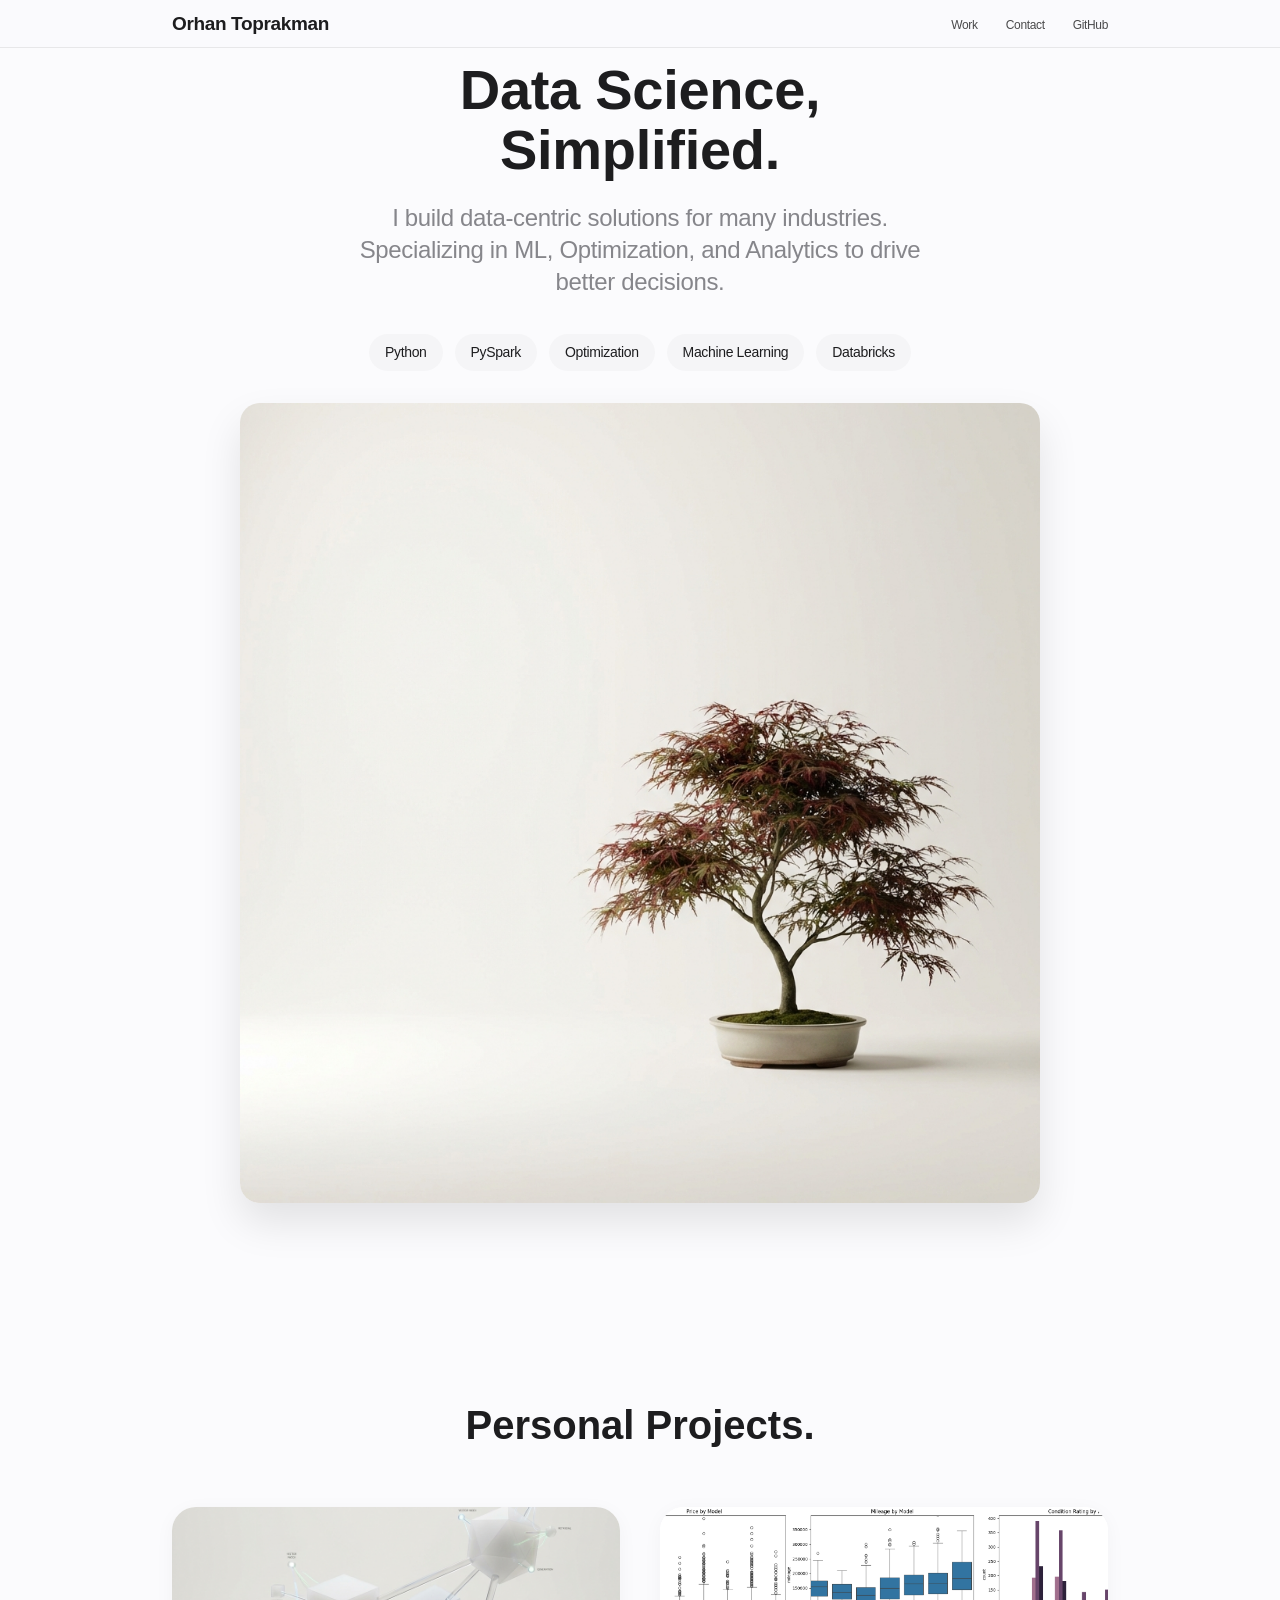
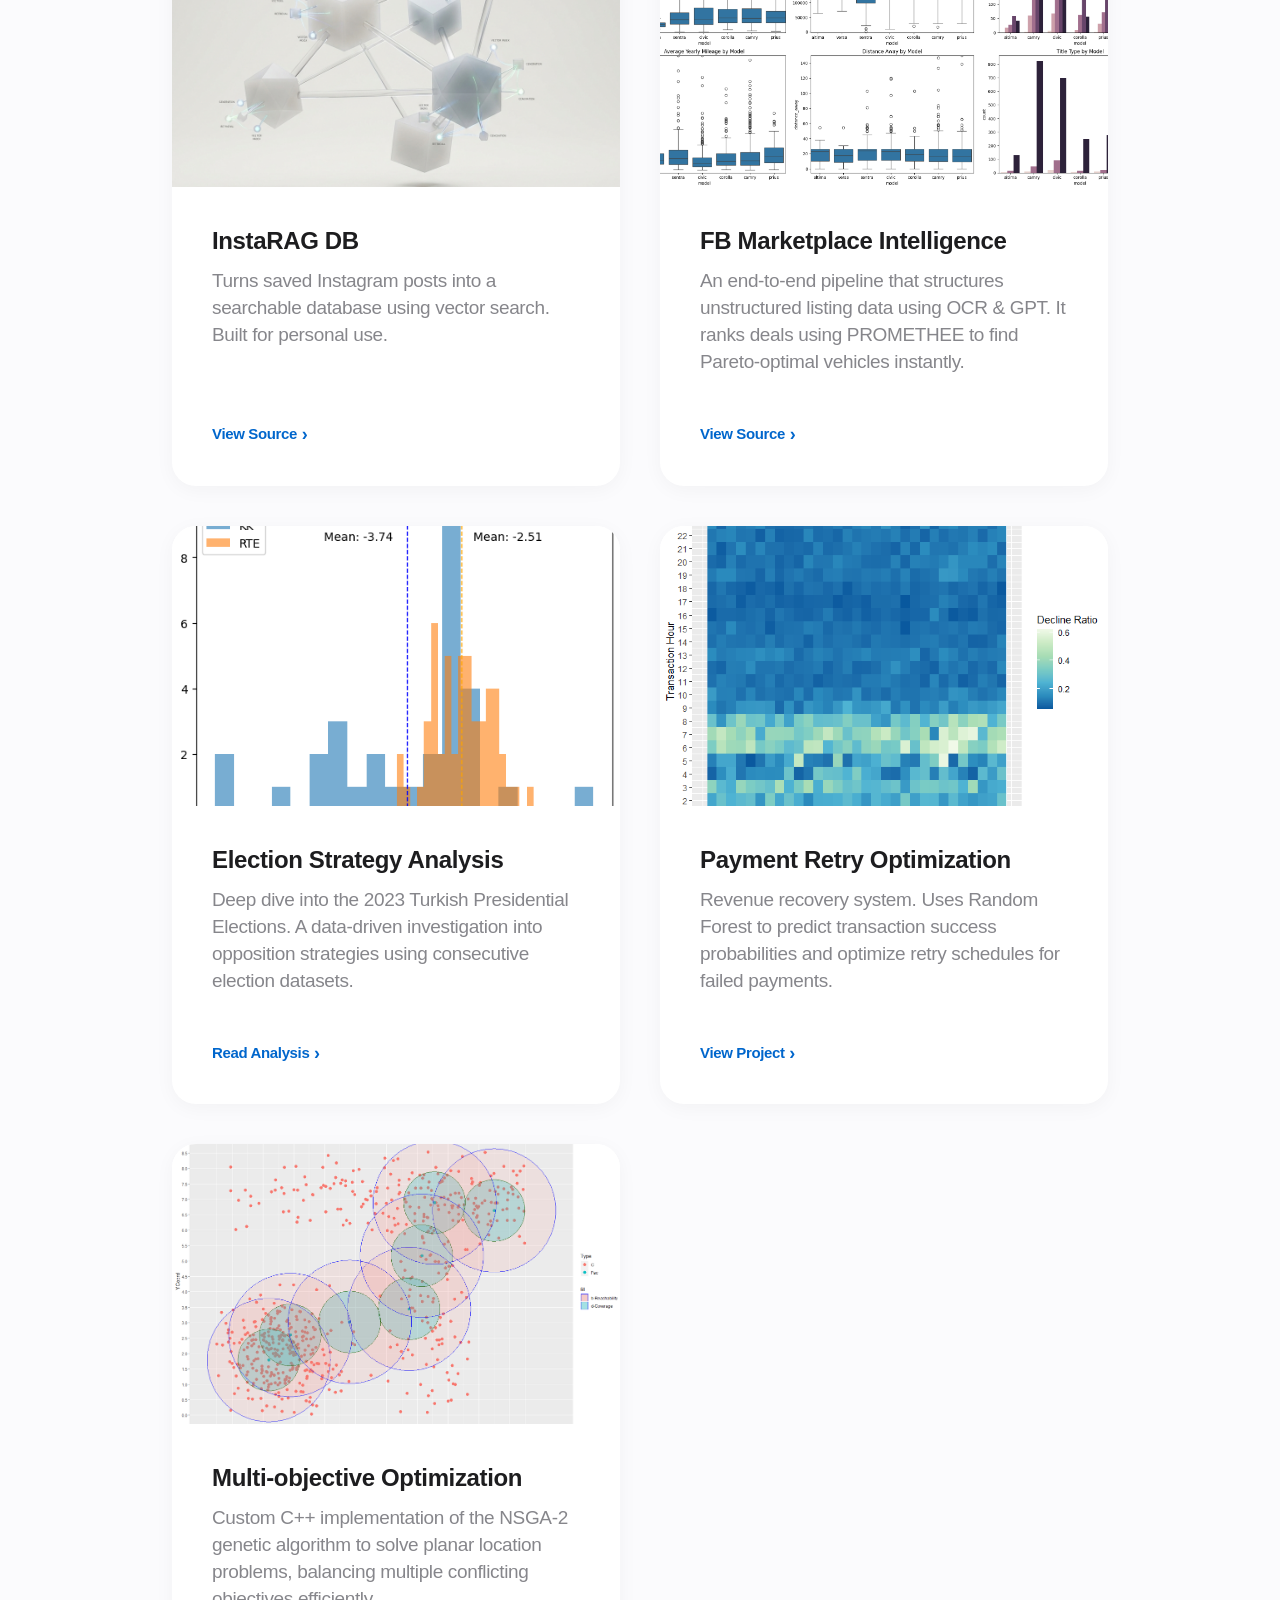
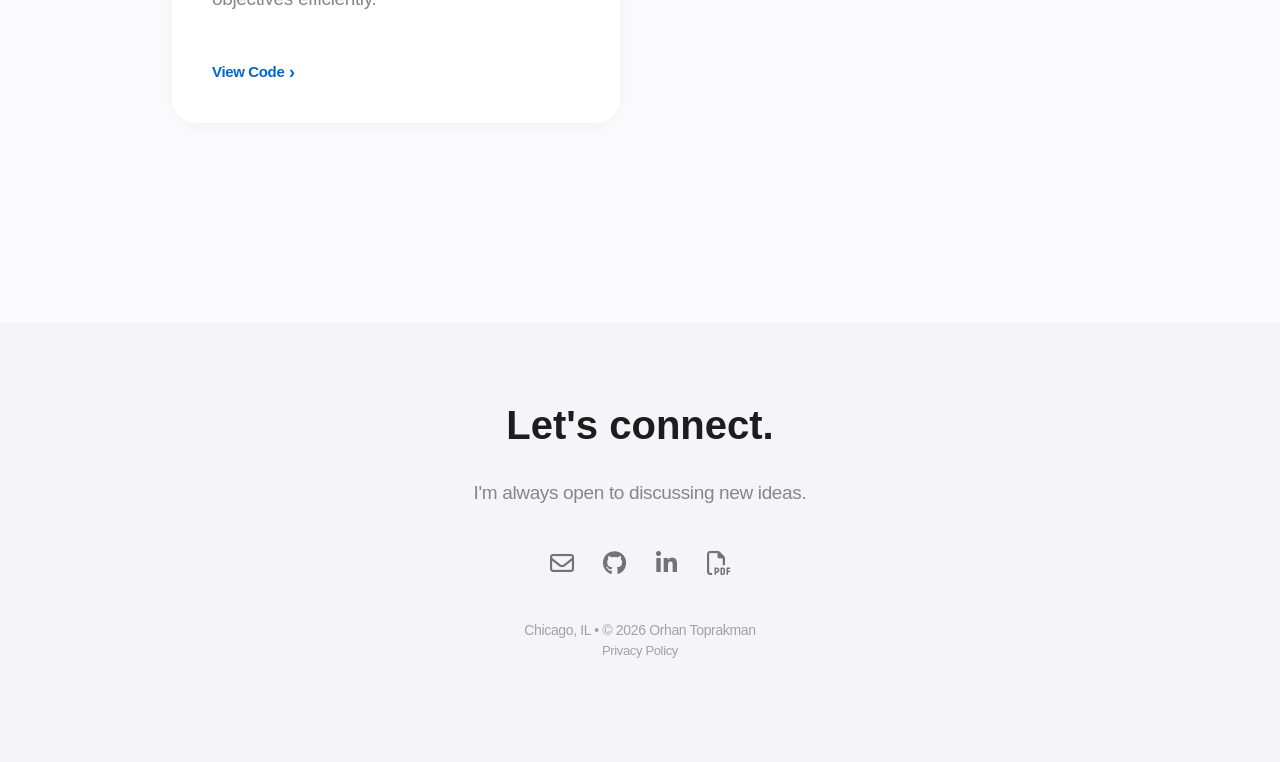
<file: index.html>
<!DOCTYPE html>
<html lang="en">

<head>
  <meta charset="utf-8">
  <meta name="viewport" content="width=device-width, initial-scale=1, viewport-fit=cover">
  <meta name="description" content="Orhan Toprakman - Data Scientist Portfolio">
  <meta name="author" content="Orhan Toprakman">
  <title>Orhan Toprakman</title>

  <!-- Global site tag (gtag.js) - Google Analytics -->
  <script async src="https://www.googletagmanager.com/gtag/js?id=G-9BN2RGZ7SC"></script>
  <script>
    window.dataLayer = window.dataLayer || [];
    function gtag() { dataLayer.push(arguments); }
    gtag('js', new Date());
    gtag('config', 'G-9BN2RGZ7SC');
  </script>

  <!-- Font Awesome -->
  <link rel="stylesheet" href="https://cdnjs.cloudflare.com/ajax/libs/font-awesome/6.4.0/css/all.min.css">

  <!-- Custom CSS -->
  <link href="css/apple.css" rel="stylesheet">

  <style>
    /* Quick script-free fade in delay */
    body {
      opacity: 0;
      animation: pageFadeIn 1s cubic-bezier(0.2, 0.8, 0.2, 1) forwards;
    }

    @keyframes pageFadeIn {
      to {
        opacity: 1;
      }
    }
  </style>
</head>

<body>

  <!-- Global Nav -->
  <nav class="global-nav">
    <div class="nav-content">
      <a href="#" class="nav-logo">Orhan Toprakman</a>
      <div class="nav-links">
        <a href="#projects">Work</a>
        <a href="#contact">Contact</a>
        <a href="https://github.com/otoprakman" target="_blank">GitHub</a>
      </div>
    </div>
  </nav>

  <!-- Hero Section -->
  <section class="hero visible"> <!-- 'visible' forced for hero -->
    <div class="container">
      <div class="hero-content">
        <h1>Data Science,<br>Simplified.</h1>
        <p class="intro-text">
          I build data-centric solutions for many industries. Specializing in ML, Optimization, and Analytics to
          drive better decisions.
        </p>

        <div class="skills-wrapper">
          <span class="skill-chip">Python</span>
          <span class="skill-chip">PySpark</span>
          <span class="skill-chip">Optimization</span>
          <span class="skill-chip">Machine Learning</span>
          <span class="skill-chip">Databricks</span>
        </div>
      </div>

      <!-- Generated Hero Asset -->
      <div class="hero-image-container">
        <img src="img/hero-tree.png" alt="Minimalist Zen Tree" class="hero-img">
      </div>
    </div>
  </section>

  <!-- Work Section -->
  <section id="projects">
    <div class="container">
      <h2 style="text-align: center;">Personal Projects.</h2>
      <div class="grid-2">

        <!-- Project 0: InstaRAG DB -->
        <div class="card">
          <div class="card-image-wrapper">
            <img src="img/instarag-db.png" alt="InstaRAG DB" class="card-image">
          </div>
          <div class="card-content">
            <div>
              <h3>InstaRAG DB</h3>
              <p>Turns saved Instagram posts into a searchable database using vector search. Built for personal use.</p>
            </div>
            <a href="https://github.com/otoprakman/InstaPersonalDB" class="card-cta">View Source</a>
          </div>
        </div>

        <!-- Project 1 -->
        <div class="card">
          <div class="card-image-wrapper">
            <img src="img/modelvs_v2.png" alt="FB Marketplace" class="card-image">
          </div>
          <div class="card-content">
            <div>
              <h3>FB Marketplace Intelligence</h3>
              <p>An end-to-end pipeline that structures unstructured listing data using OCR & GPT. It ranks deals using
                PROMETHEE to find Pareto-optimal vehicles instantly.</p>
            </div>
            <a href="https://github.com/otoprakman/fb_used_vehicle_ranker" class="card-cta">View Source</a>
          </div>
        </div>

        <!-- Project 2 -->
        <div class="card">
          <div class="card-image-wrapper">
            <img src="img/rte_vs_kk.png" alt="Election Analysis" class="card-image">
          </div>
          <div class="card-content">
            <div>
              <h3>Election Strategy Analysis</h3>
              <p>Deep dive into the 2023 Turkish Presidential Elections. A data-driven investigation into opposition
                strategies using consecutive election datasets.</p>
            </div>
            <a href="https://github.com/otoprakman/tr_pr_election_23" class="card-cta">Read Analysis</a>
          </div>
        </div>

        <!-- Project 3 -->
        <div class="card">
          <div class="card-image-wrapper">
            <img src="img/recur.png" alt="Payment Retry" class="card-image">
          </div>
          <div class="card-content">
            <div>
              <h3>Payment Retry Optimization</h3>
              <p>Revenue recovery system. Uses Random Forest to predict transaction success probabilities and optimize
                retry schedules for failed payments.</p>
            </div>
            <a href="https://github.com/otoprakman/Payment-Retry" class="card-cta">View Project</a>
          </div>
        </div>

        <!-- Project 4 -->
        <div class="card">
          <div class="card-image-wrapper">
            <img src="img/Heuristic.png" alt="NSGA-2" class="card-image">
          </div>
          <div class="card-content">
            <div>
              <h3>Multi-objective Optimization</h3>
              <p>Custom C++ implementation of the NSGA-2 genetic algorithm to solve planar location problems, balancing
                multiple conflicting objectives efficiently.</p>
            </div>
            <a href="https://github.com/otoprakman/NSGA2_MPLP" class="card-cta">View Code</a>
          </div>
        </div>

      </div>
    </div>
  </section>

  <!-- Footer / Contact -->
  <section id="contact" class="footer">
    <div class="container">
      <h2>Let's connect.</h2>
      <p>I'm always open to discussing new ideas.</p>

      <div class="social-icons">
        <a href="mailto:otoprakman@gmail.com" class="social-link" title="Email"><i
            class="fa-regular fa-envelope"></i></a>
        <a href="https://github.com/otoprakman" class="social-link" title="GitHub"><i
            class="fa-brands fa-github"></i></a>
        <a href="https://www.linkedin.com/in/orhan-toprakman/" class="social-link" title="LinkedIn"><i
            class="fa-brands fa-linkedin-in"></i></a>
        <a href="https://drive.google.com/file/d/1DkS3oSXHh0DcVYVaRKBncxibz0J9VoMj/view" class="social-link"
          title="Resume"><i class="fa-regular fa-file-pdf"></i></a>
      </div>

      <p style="font-size: 14px; margin-top: 40px; color: var(--text-tertiary);">
        Chicago, IL &bullet; &copy; 2026 Orhan Toprakman<br>
        <a href="privacy-policy.html" style="color: var(--text-tertiary); font-size: 13px;">Privacy Policy</a>
      </p>
    </div>
  </section>

  <!-- Scroll Reveal Script -->
  <script>
    // Simple Intersection Observer for fade-in on scroll
    const observerOptions = {
      root: null,
      rootMargin: '0px',
      threshold: 0.1
    };

    const observer = new IntersectionObserver((entries, observer) => {
      entries.forEach(entry => {
        if (entry.isIntersecting) {
          entry.target.classList.add('visible');
          observer.unobserve(entry.target); // Only animate once
        }
      });
    }, observerOptions);

    document.querySelectorAll('section').forEach(section => {
      observer.observe(section);
    });
  </script>

</body>

</html>
</file>
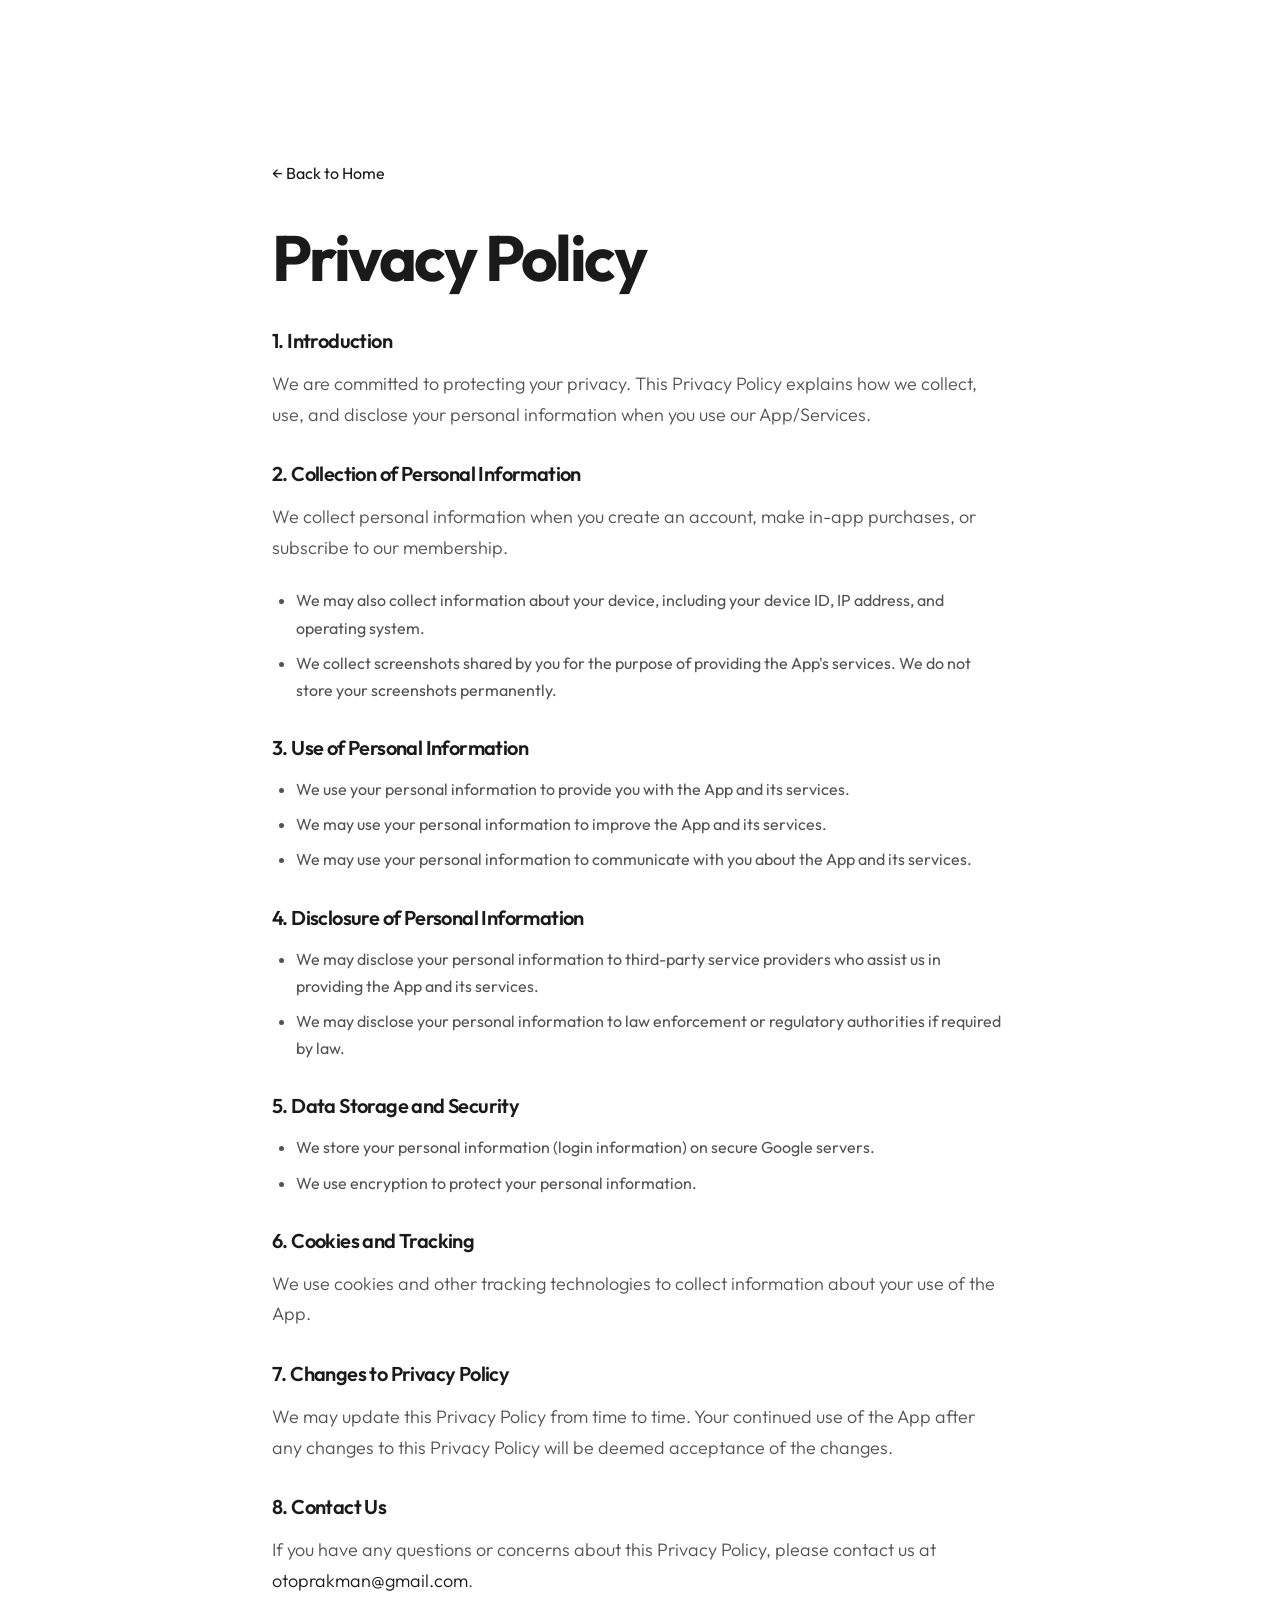
<file: privacy-policy.html>
<!DOCTYPE html>
<html lang="en">

<head>
    <meta charset="utf-8">
    <meta name="viewport" content="width=device-width, initial-scale=1">
    <title>Privacy Policy | Orhan Toprakman</title>

    <!-- Google Fonts -->
    <link rel="preconnect" href="https://fonts.googleapis.com">
    <link rel="preconnect" href="https://fonts.gstatic.com" crossorigin>
    <link href="https://fonts.googleapis.com/css2?family=Outfit:wght@300;400;500;700&display=swap" rel="stylesheet">

    <!-- Custom CSS -->
    <link href="css/modern.css" rel="stylesheet">

    <style>
        .policy-container {
            max-width: 800px;
            margin: 4rem auto;
            padding: 0 2rem;
        }

        h1 {
            margin-bottom: 2rem;
        }

        h3 {
            margin-top: 2rem;
            margin-bottom: 1rem;
            color: var(--text-primary);
        }

        ul {
            margin-left: 1.5rem;
            margin-bottom: 1.5rem;
            color: var(--text-secondary);
        }

        li {
            margin-bottom: 0.5rem;
        }
    </style>
</head>

<body>

    <section>
        <div class="policy-container">
            <a href="index.html" style="display: inline-block; margin-bottom: 2rem;">&larr; Back to Home</a>

            <h1>Privacy Policy</h1>

            <h3>1. Introduction</h3>
            <p>We are committed to protecting your privacy. This Privacy Policy explains how we collect, use, and
                disclose your personal information when you use our App/Services.</p>

            <h3>2. Collection of Personal Information</h3>
            <p>We collect personal information when you create an account, make in-app purchases, or subscribe to our
                membership.</p>
            <ul>
                <li>We may also collect information about your device, including your device ID, IP address, and
                    operating system.</li>
                <li>We collect screenshots shared by you for the purpose of providing the App's services. We do not
                    store your screenshots permanently.</li>
            </ul>

            <h3>3. Use of Personal Information</h3>
            <ul>
                <li>We use your personal information to provide you with the App and its services.</li>
                <li>We may use your personal information to improve the App and its services.</li>
                <li>We may use your personal information to communicate with you about the App and its services.</li>
            </ul>

            <h3>4. Disclosure of Personal Information</h3>
            <ul>
                <li>We may disclose your personal information to third-party service providers who assist us in
                    providing the App and its services.</li>
                <li>We may disclose your personal information to law enforcement or regulatory authorities if required
                    by law.</li>
            </ul>

            <h3>5. Data Storage and Security</h3>
            <ul>
                <li>We store your personal information (login information) on secure Google servers.</li>
                <li>We use encryption to protect your personal information.</li>
            </ul>

            <h3>6. Cookies and Tracking</h3>
            <p>We use cookies and other tracking technologies to collect information about your use of the App.</p>

            <h3>7. Changes to Privacy Policy</h3>
            <p>We may update this Privacy Policy from time to time. Your continued use of the App after any changes to
                this Privacy Policy will be deemed acceptance of the changes.</p>

            <h3>8. Contact Us</h3>
            <p>If you have any questions or concerns about this Privacy Policy, please contact us at <a
                    href="mailto:otoprakman@gmail.com">otoprakman@gmail.com</a>.</p>
        </div>
    </section>

</body>

</html>
</file>
<file: css/apple.css>
/* Apple-Style Minimalist Design System */
:root {
    /* Natural Palette */
    --bg-primary: #fbfbfd;
    /* Apple's signature off-white */
    --bg-secondary: #f5f5f7;
    --bg-glass: rgba(251, 251, 253, 0.8);

    --text-primary: #1d1d1f;
    /* Soft black */
    --text-secondary: #86868b;
    --text-tertiary: #a1a1a6;

    --accent-natural: #5e6c5b;
    /* Sage green */
    --accent-blue: #0066cc;
    /* Classic link blue */

    --font-main: -apple-system, BlinkMacSystemFont, 'SF Pro Text', 'Segoe UI', Roboto, Helvetica, Arial, sans-serif;
    --font-display: -apple-system, BlinkMacSystemFont, 'SF Pro Display', 'Segoe UI', Roboto, Helvetica, Arial, sans-serif;

    --transition-smooth: 0.6s cubic-bezier(0.2, 0.8, 0.2, 1);
    --transition-fast: 0.3s ease;

    --max-width: 980px;
    /* Apple's content width */
}

*,
*::before,
*::after {
    box-sizing: border-box;
    margin: 0;
    padding: 0;
    -webkit-font-smoothing: antialiased;
}

html {
    scroll-behavior: smooth;
    font-size: 16px;
}

body {
    font-family: var(--font-main);
    background-color: var(--bg-primary);
    color: var(--text-primary);
    line-height: 1.47059;
    font-weight: 400;
    letter-spacing: -0.022em;
    overflow-x: hidden;
}

/* Typography */
h1,
h2,
h3 {
    font-family: var(--font-display);
    font-weight: 600;
    color: var(--text-primary);
}

h1 {
    font-size: 56px;
    line-height: 1.07143;
    letter-spacing: -0.005em;
    margin-bottom: 0.4em;
}

h2 {
    font-size: 40px;
    line-height: 1.1;
    letter-spacing: 0em;
    margin-bottom: 0.8em;
}

h3 {
    font-size: 24px;
    line-height: 1.16667;
    font-weight: 600;
    margin-bottom: 0.5em;
}

p {
    font-size: 19px;
    /* Large legible body text */
    line-height: 1.4211;
    font-weight: 400;
    color: var(--text-secondary);
    margin-bottom: 1.5em;
}

.intro-text {
    font-size: 24px;
    line-height: 1.33337;
    font-weight: 500;
    max-width: 600px;
    margin-left: auto;
    margin-right: auto;
}

a {
    color: var(--accent-blue);
    text-decoration: none;
    transition: opacity 0.2s;
}

a:hover {
    text-decoration: underline;
}

/* Nav */
.global-nav {
    position: fixed;
    top: 0;
    left: 0;
    width: 100%;
    height: 48px;
    /* Slightly taller for modern feel */
    background: var(--bg-glass);
    backdrop-filter: saturate(180%) blur(20px);
    -webkit-backdrop-filter: saturate(180%) blur(20px);
    z-index: 9999;
    border-bottom: 1px solid rgba(0, 0, 0, 0.08);
    /* Subtle separator */
    display: flex;
    justify-content: center;
    align-items: center;
}

.nav-content {
    width: 100%;
    max-width: var(--max-width);
    padding: 0 22px;
    display: flex;
    justify-content: space-between;
    align-items: center;
}

.nav-logo {
    font-weight: 600;
    font-size: 19px;
    /* Slightly prominent */
    color: var(--text-primary);
    text-decoration: none;
}

.nav-links a {
    font-size: 12px;
    /* Apple style small nav */
    color: var(--text-primary);
    opacity: 0.8;
    margin-left: 24px;
    text-decoration: none;
    font-weight: 400;
}

.nav-links a:hover {
    opacity: 1;
    text-decoration: none;
}

/* Layout utilities */
.container {
    max-width: var(--max-width);
    margin: 0 auto;
    padding: 0 22px;
}

section {
    padding: 100px 0;
    opacity: 0;
    /* For scroll reveal */
    transform: translateY(30px);
    transition: opacity 1s ease, transform 1s ease;
}

section.visible {
    opacity: 1;
    transform: translateY(0);
}

/* Hero Section */
.hero {
    min-height: 95vh;
    display: flex;
    flex-direction: column;
    justify-content: center;
    align-items: center;
    text-align: center;
    padding-top: 60px;
    /* Account for nav */
    position: relative;
    overflow: hidden;
}

.hero-content {
    max-width: 800px;
    z-index: 10;
    margin-bottom: 2rem;
}

.hero-image-container {
    width: 100%;
    max-width: 800px;
    height: auto;
    margin-top: 2rem;
    /* Floating animation */
    animation: float 6s ease-in-out infinite;
}

.hero-img {
    width: 100%;
    height: auto;
    border-radius: 20px;
    /* Soft shadow for depth */
    box-shadow: 0 20px 40px rgba(0, 0, 0, 0.1);
    display: block;
}

/* Floating Animation */
@keyframes float {
    0% {
        transform: translateY(0px);
    }

    50% {
        transform: translateY(-15px);
    }

    100% {
        transform: translateY(0px);
    }
}

/* Skills/Chips */
.skills-wrapper {
    margin-top: 2rem;
    display: flex;
    justify-content: center;
    flex-wrap: wrap;
    gap: 12px;
}

.skill-chip {
    background: var(--bg-secondary);
    color: var(--text-primary);
    padding: 8px 16px;
    border-radius: 980px;
    /* Apple rounded capsule */
    font-size: 14px;
    font-weight: 500;
    transition: all 0.2s;
}

.skill-chip:hover {
    background: #e8e8ed;
}

/* Grid Layouts - Feature style */
.grid-2 {
    display: grid;
    grid-template-columns: 1fr 1fr;
    gap: 40px;
    margin-top: 60px;
}

.card {
    background: white;
    border-radius: 24px;
    /* Large subtle radius */
    overflow: hidden;
    box-shadow: 0 4px 20px rgba(0, 0, 0, 0.04);
    /* Extremely light shadow */
    transition: transform 0.4s var(--transition-smooth), box-shadow 0.4s var(--transition-smooth);
    display: flex;
    flex-direction: column;
    height: 100%;
}

.card:hover {
    transform: scale(1.02);
    box-shadow: 0 12px 30px rgba(0, 0, 0, 0.08);
    /* Lift effect */
}

.card-image-wrapper {
    height: 280px;
    /* Taller images */
    background: var(--bg-secondary);
    overflow: hidden;
}

.card-image {
    width: 100%;
    height: 100%;
    object-fit: cover;
    transition: transform 0.6s ease;
}

.card:hover .card-image {
    transform: scale(1.05);
    /* Gentle zoom */
}

.card-content {
    padding: 40px;
    flex-grow: 1;
    display: flex;
    flex-direction: column;
    justify-content: space-between;
}

.card h3 {
    margin-bottom: 12px;
}

.card-cta {
    font-size: 15px;
    font-weight: 600;
    color: var(--accent-blue);
    margin-top: 20px;
    display: inline-block;
}

.card-cta:after {
    content: ' ›';
    font-size: 18px;
    line-height: 1;
    position: relative;
    top: 1px;
}

/* Footer/Contact */
.footer {
    background: var(--bg-secondary);
    padding: 80px 0;
    text-align: center;
    margin-top: 100px;
}

.social-icons {
    display: flex;
    justify-content: center;
    gap: 30px;
    margin: 40px 0;
}

.social-link {
    font-size: 24px;
    color: var(--text-primary);
    opacity: 0.6;
    transition: opacity 0.2s;
}

.social-link:hover {
    opacity: 1;
}


@media (max-width: 768px) {
    h1 {
        font-size: 40px;
    }

    h2 {
        font-size: 32px;
    }

    .grid-2 {
        grid-template-columns: 1fr;
    }

    .card-image-wrapper {
        height: 220px;
    }

    .nav-content {
        max-width: 100%;
    }
}
</file>
<file: css/modern.css>
/* Minimalist Light Design System */
:root {
  --bg-primary: #ffffff;
  --bg-secondary: #f8f9fa;
  --bg-accent: #f1f5f9;

  --text-primary: #1a1a1a;
  --text-secondary: #525252;
  --text-light: #737373;

  --accent-primary: #2563eb;
  /* Clean tailored blue */
  --accent-secondary: #1d4ed8;

  --border-light: #e5e7eb;

  --font-main: 'Outfit', sans-serif;
  /* Keeping Outfit for modern feel, or could use Inter */

  --transition-fast: 0.2s ease;
  --transition-smooth: 0.3s cubic-bezier(0.25, 0.46, 0.45, 0.94);

  --shadow-sm: 0 1px 2px 0 rgb(0 0 0 / 0.05);
  --shadow-md: 0 4px 6px -1px rgb(0 0 0 / 0.1), 0 2px 4px -2px rgb(0 0 0 / 0.1);
}

*,
*::before,
*::after {
  box-sizing: border-box;
  margin: 0;
  padding: 0;
  -webkit-font-smoothing: antialiased;
}

html {
  scroll-behavior: smooth;
}

body {
  font-family: var(--font-main);
  background-color: var(--bg-primary);
  color: var(--text-primary);
  line-height: 1.7;
  overflow-x: hidden;
}

/* Typography */
h1,
h2,
h3,
h4,
h5,
h6 {
  line-height: 1.2;
  font-weight: 600;
  letter-spacing: -0.03em;
  color: var(--text-primary);
}

h1 {
  font-size: 4rem;
  font-weight: 700;
  margin-bottom: 1.5rem;
  letter-spacing: -0.04em;
}

h2 {
  font-size: 2rem;
  margin-bottom: 3rem;
  text-align: left;
  /* Aligned left for minimalism */
  font-weight: 600;
}

h3 {
  font-size: 1.25rem;
  margin-bottom: 0.5rem;
}

p {
  color: var(--text-secondary);
  margin-bottom: 1.5rem;
  font-size: 1.125rem;
  font-weight: 300;
}

a {
  color: var(--text-primary);
  text-decoration: none;
  transition: var(--transition-fast);
  border-bottom: 1px solid transparent;
}

a:hover {
  color: var(--accent-primary);
}

/* Specific Link Styles */
.project-link {
  color: var(--accent-primary);
  font-weight: 500;
  font-size: 0.95rem;
  border-bottom: 1px solid transparent;
}

.project-link:hover {
  border-bottom-color: var(--accent-primary);
  gap: 0.5rem;
  /* Prevent movement */
}

/* Layout */
.container {
  max-width: 1000px;
  /* Slightly tighter measure for reading */
  margin: 0 auto;
  padding: 0 2rem;
}

section {
  padding: 6rem 0;
}

/* Hero Section */
.hero {
  min-height: 90vh;
  display: flex;
  align-items: center;
  justify-content: flex-start;
  /* Left align */
  position: relative;
}

.hero-content {
  text-align: left;
  /* Left align */
  max-width: 700px;
}

.profile-img {
  width: 120px;
  height: 120px;
  border-radius: 50%;
  /* Circle */
  object-fit: cover;
  margin-bottom: 2.5rem;
  background-color: var(--bg-secondary);
  /* Removed heavy shadow/border */
}

.role {
  font-size: 1.25rem;
  color: var(--text-secondary);
  font-weight: 400;
  margin-bottom: 2rem;
  display: block;
}

.tech-stack {
  display: flex;
  flex-wrap: wrap;
  justify-content: flex-start;
  /* Left align */
  gap: 0.6rem;
  margin-top: 2.5rem;
}

.tech-tag {
  background: var(--bg-secondary);
  padding: 0.4rem 0.9rem;
  border-radius: 6px;
  /* Slightly squarer */
  font-size: 0.85rem;
  color: var(--text-secondary);
  font-weight: 500;
  transition: var(--transition-fast);
}

.tech-tag:hover {
  background: var(--bg-accent);
  color: var(--text-primary);
}

/* Projects Section */
#projects {
  background-color: var(--bg-primary);
}

.projects-grid {
  display: grid;
  grid-template-columns: repeat(auto-fit, minmax(320px, 1fr));
  gap: 4rem 3rem;
  /* More space between items */
}

.project-card {
  background: transparent;
  /* Removed border/box-shadow for pure minimalism */
  display: flex;
  flex-direction: column;
  transition: opacity var(--transition-fast);
}

.project-card:hover {
  /* No lift, just subtle opacity change or focus */
}

.project-img-wrapper {
  overflow: hidden;
  height: 220px;
  border-radius: 8px;
  background-color: var(--bg-secondary);
  margin-bottom: 1.5rem;
  border: 1px solid var(--bg-accent);
}

.project-img {
  width: 100%;
  height: 100%;
  object-fit: cover;
  transition: transform var(--transition-smooth);
  filter: grayscale(100%);
  /* Elegant grayscale by default */
}

.project-card:hover .project-img {
  transform: scale(1.02);
  filter: grayscale(0%);
  /* Color on hover */
}

.project-content {
  padding: 0;
  /* Remove padding since card is transparent */
  flex-grow: 1;
  display: flex;
  flex-direction: column;
}

.project-title {
  font-size: 1.35rem;
  margin-bottom: 0.75rem;
  color: var(--text-primary);
}

.project-desc {
  font-size: 1rem;
  line-height: 1.6;
  margin-bottom: 1.5rem;
  color: var(--text-secondary);
}

/* Contact Section */
.contact-container {
  background: var(--bg-secondary);
  border-radius: 12px;
  padding: 4rem 3rem;
  text-align: center;
  max-width: 800px;
  margin: 0 auto;
}

/* Clean up social links */
.social-links {
  display: flex;
  justify-content: center;
  gap: 1.5rem;
  margin-top: 2rem;
}

.social-btn {
  width: 50px;
  height: 50px;
  border-radius: 50%;
  background: var(--bg-primary);
  display: flex;
  align-items: center;
  justify-content: center;
  font-size: 1.25rem;
  color: var(--text-primary);
  transition: var(--transition-fast);
  box-shadow: var(--shadow-sm);
}

.social-btn:hover {
  background: var(--text-primary);
  color: var(--bg-primary);
  transform: translateY(-2px);
  box-shadow: var(--shadow-md);
}

/* Responsive */
@media (max-width: 768px) {
  h1 {
    font-size: 2.75rem;
  }

  .hero {
    align-items: center;
    justify-content: flex-start;
    padding-top: 4rem;
    min-height: auto;
  }

  /* Allow scrolling on mobile */
  .container {
    padding: 0 1.5rem;
  }
}
</file>
